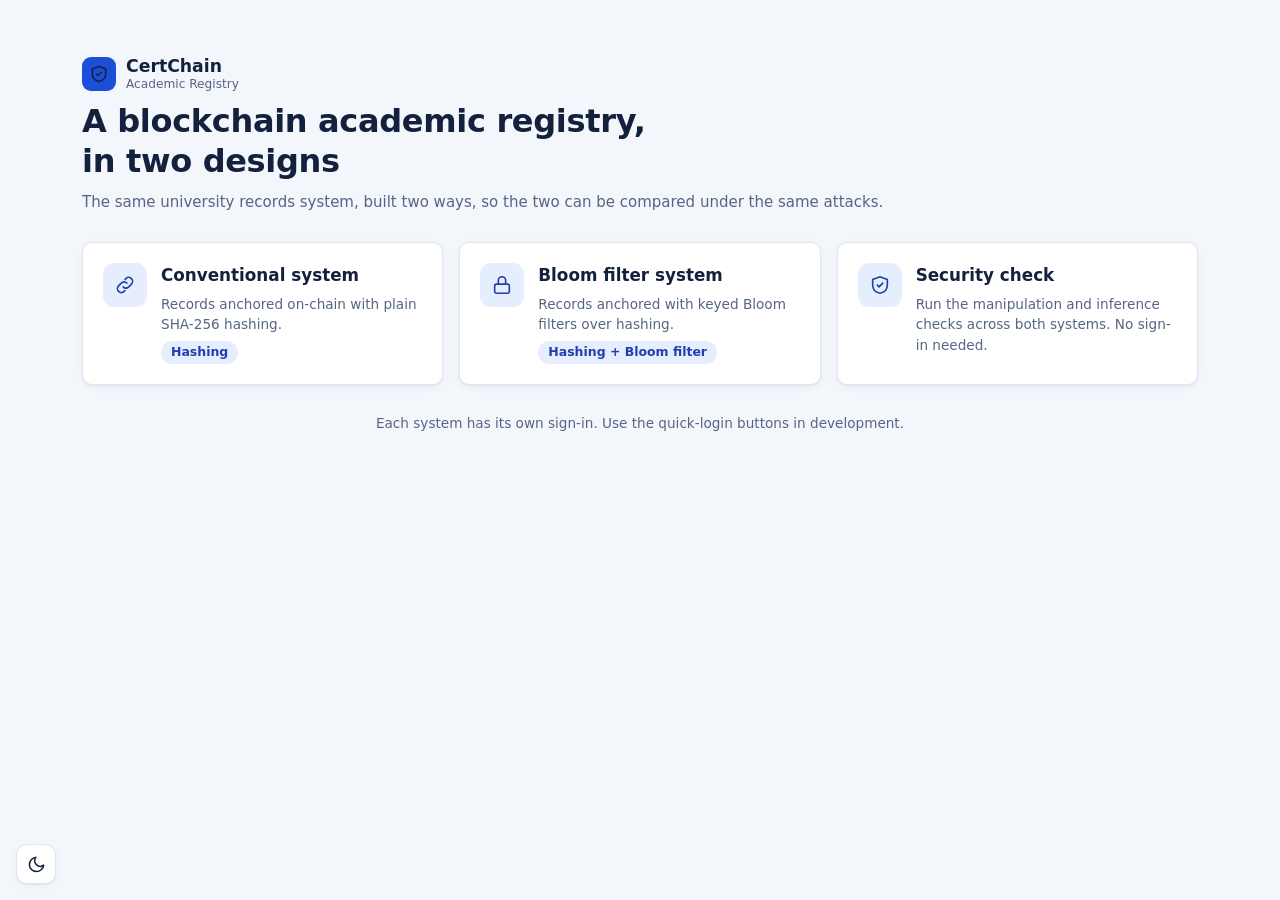
<file: static/index.html>
<!doctype html>
<html lang="en">
<head>
  <meta charset="utf-8">
  <meta name="viewport" content="width=device-width, initial-scale=1">
  <title>CertChain Academic Registry</title>
  <link rel="icon" href="data:,">
  <link rel="stylesheet" href="/static/style.css">
</head>
<body>
  <div id="app"></div>
  <dialog id="dialog"></dialog>
  <div id="toast" role="status" aria-live="polite" hidden></div>
  <button id="theme-toggle" type="button" aria-label="Switch between light and dark mode" title="Switch theme"></button>
  <script src="/static/app.js"></script>
</body>
</html>
</file>
<file: static/style.css>
:root {
  --bg: #f3f6fb; --surface: #ffffff; --surface-2: #f8fafd; --ink: #14213d; --muted: #566583; --line: #dfe6f1;
  --brand: #1d4ed8; --brand-hover: #1e40af; --brand-ink: #ffffff; --brand-soft: #e6eefe; --navy: #0b2559; --navy-2: #143475;
  --danger: #b42318; --danger-soft: #fdecea; --ok: #0f6b4f; --ok-soft: #dcf5ea; --warn: #8a4b08; --warn-soft: #fdf1d8;
  --sidebar: var(--navy); --sidebar-2: var(--navy-2); --sidebar-ink: #dbe6fb; --sidebar-muted: #a9bfe8; --sidebar-line: #27437f;
  --input-bg: #ffffff; --radius: 10px; --shadow: 0 1px 2px rgba(20, 33, 61, .06), 0 2px 8px rgba(20, 33, 61, .04);
  --mono: ui-monospace, "Cascadia Code", Consolas, monospace;
}
/* Dark theme: follows the system unless the page sets data-theme="light". */
@media (prefers-color-scheme: dark) {
  :root:not([data-theme="light"]) {
    --bg: #0b1220; --surface: #141d2e; --surface-2: #1b2639; --ink: #e7edf8; --muted: #93a3bf; --line: #28344c;
    --brand: #3b82f6; --brand-hover: #60a5fa; --brand-ink: #ffffff; --brand-soft: #1b2b4a; --navy: #0f1828; --navy-2: #1c2942;
    --danger: #f87171; --danger-soft: #3a1f1f; --ok: #34d399; --ok-soft: #123024; --warn: #fbbf24; --warn-soft: #342711;
    --sidebar: #0f1828; --sidebar-2: #1c2942; --sidebar-ink: #cdd9f0; --sidebar-muted: #8294b4; --sidebar-line: #27344d;
    --input-bg: #0f1828;
    --shadow: 0 1px 2px rgba(0, 0, 0, .4), 0 2px 10px rgba(0, 0, 0, .3);
  }
}
:root[data-theme="dark"] {
  --bg: #0b1220; --surface: #141d2e; --surface-2: #1b2639; --ink: #e7edf8; --muted: #93a3bf; --line: #28344c;
  --brand: #3b82f6; --brand-hover: #60a5fa; --brand-ink: #ffffff; --brand-soft: #1b2b4a; --navy: #0f1828; --navy-2: #1c2942;
  --danger: #f87171; --danger-soft: #3a1f1f; --ok: #34d399; --ok-soft: #123024; --warn: #fbbf24; --warn-soft: #342711;
  --sidebar: #0f1828; --sidebar-2: #1c2942; --sidebar-ink: #cdd9f0; --sidebar-muted: #8294b4; --sidebar-line: #27344d;
  --input-bg: #0f1828;
  --shadow: 0 1px 2px rgba(0, 0, 0, .4), 0 2px 10px rgba(0, 0, 0, .3);
}
* { box-sizing: border-box; }
[hidden] { display: none !important; }
html, body { margin: 0; }
body { background: var(--bg); color: var(--ink); font: 15px/1.5 "Segoe UI", system-ui, -apple-system, sans-serif; }
h1, h2, h3 { line-height: 1.25; margin: 0; letter-spacing: -.01em; }
h1 { font-size: 1.55rem; font-weight: 700; } h2 { font-size: 1.08rem; font-weight: 650; } h3 { font-size: 1rem; font-weight: 650; }
p { margin: 0; }
a { color: var(--brand); }
button, input, select, textarea { font: inherit; color: inherit; }
.muted { color: var(--muted); } .small { font-size: .85rem; } .mono { font-family: var(--mono); font-size: .85em; }
.stack { display: grid; gap: 16px; } .row { display: flex; gap: 10px; align-items: center; flex-wrap: wrap; }
.spread { justify-content: space-between; }
:focus-visible { outline: 2px solid var(--brand); outline-offset: 2px; }

/* Buttons and badges */
.btn { display: inline-block; background: var(--surface); border: 1px solid var(--line); border-radius: 8px; padding: 8px 14px; cursor: pointer; font-weight: 600; text-decoration: none; color: var(--ink); transition: background .12s, border-color .12s; }
.btn:hover { border-color: var(--brand); color: var(--brand); }
.btn.primary { background: var(--brand); border-color: var(--brand); color: var(--brand-ink); }
.btn.primary:hover { background: var(--brand-hover); border-color: var(--brand-hover); color: var(--brand-ink); }
.btn.danger { color: var(--danger); }
.btn.danger:hover { border-color: var(--danger); color: var(--danger); }
.btn.small { padding: 4px 10px; font-size: .84rem; }
.btn:disabled { opacity: .5; cursor: default; pointer-events: none; }
.badge { display: inline-block; border-radius: 99px; padding: 2px 10px; font-size: .78rem; font-weight: 600; background: var(--brand-soft); color: var(--brand-hover); white-space: nowrap; }
.badge.ok { background: var(--ok-soft); color: var(--ok); }
.badge.bad { background: var(--danger-soft); color: var(--danger); }
.badge.warn { background: var(--warn-soft); color: var(--warn); }

/* Expandable security-measures card (inference attacks) */
details.measures > summary { cursor: pointer; list-style: none; display: grid; gap: 8px; }
details.measures > summary::-webkit-details-marker { display: none; }
details.measures .measures-head { display: flex; align-items: center; justify-content: space-between; gap: 12px; flex-wrap: wrap; }
details.measures .measures-head strong::before { content: "▸"; display: inline-block; width: 1.1em; color: var(--muted); transition: transform .15s; }
details.measures[open] .measures-head strong::before { transform: rotate(90deg); }
details.measures > summary .row { gap: 6px; flex-wrap: wrap; align-items: center; }

/* Layout */
.shell { display: grid; grid-template-columns: 236px minmax(0, 1fr); min-height: 100vh; }
.sidebar { background: var(--sidebar); color: var(--sidebar-ink); padding: 20px 12px; display: flex; flex-direction: column; gap: 22px; position: sticky; top: 0; height: 100vh; overflow-y: auto; }
.brand { display: flex; gap: 10px; align-items: center; font-weight: 700; font-size: 1.08rem; color: #fff; padding: 0 8px; line-height: 1.2; }
.brand small { display: block; font-weight: 400; font-size: .76rem; color: #a9bfe8; }
.brand-mark { width: 34px; height: 34px; border-radius: 9px; background: var(--brand); display: grid; place-items: center; flex: none; }
.brand-mark svg { width: 20px; height: 20px; }
.icon { width: 18px; height: 18px; flex: none; fill: none; stroke: currentColor; stroke-width: 1.8; stroke-linecap: round; stroke-linejoin: round; }
.nav { display: grid; gap: 3px; }
.nav a { display: flex; align-items: center; gap: 11px; color: var(--sidebar-ink); text-decoration: none; padding: 9px 11px; border-radius: 8px; white-space: nowrap; font-weight: 500; }
.nav a .icon { color: var(--sidebar-muted); }
.nav a:hover { background: var(--sidebar-2); color: #fff; }
.nav a:hover .icon { color: #fff; }
.nav a.active { background: var(--brand); color: #fff; font-weight: 600; }
.nav a.active .icon { color: #fff; }

.avatar { width: 36px; height: 36px; border-radius: 10px; background: var(--brand); color: #fff; display: grid; place-items: center; font-weight: 700; font-size: 1rem; flex: none; text-transform: uppercase; }
.role-tag { font-size: .72rem; color: var(--muted); text-transform: capitalize; }

/* Top header bar with the account menu */
.content { display: flex; flex-direction: column; min-width: 0; min-height: 100vh; }
.topbar { position: sticky; top: 0; z-index: 10; display: flex; align-items: center; justify-content: space-between; gap: 16px; height: 60px; padding: 0 clamp(16px, 3vw, 44px); background: var(--surface); border-bottom: 1px solid var(--line); }
.crumb { font-weight: 650; font-size: 1.02rem; color: var(--ink); min-width: 0; overflow: hidden; text-overflow: ellipsis; white-space: nowrap; }
.topbar-right { display: flex; align-items: center; gap: 8px; flex: none; }
.icon-btn { width: 38px; height: 38px; border-radius: 10px; border: 1px solid var(--line); background: var(--surface); color: var(--ink); display: grid; place-items: center; cursor: pointer; flex: none; transition: border-color .12s, color .12s; }
.icon-btn:hover { border-color: var(--brand); color: var(--brand); }
.icon-btn svg { width: 19px; height: 19px; fill: none; stroke: currentColor; stroke-width: 1.9; stroke-linecap: round; stroke-linejoin: round; }
.usermenu { position: relative; flex: none; }
.usermenu-btn { display: flex; align-items: center; gap: 9px; background: none; border: 1px solid transparent; border-radius: 10px; padding: 5px 8px; cursor: pointer; color: var(--ink); }
.usermenu-btn:hover { background: var(--surface-2); border-color: var(--line); }
.avatar.sm { width: 30px; height: 30px; border-radius: 8px; font-size: .85rem; }
.um-meta { display: grid; gap: 0; text-align: left; line-height: 1.15; min-width: 0; }
.um-meta strong { font-size: .85rem; max-width: 160px; overflow: hidden; text-overflow: ellipsis; white-space: nowrap; }
.usermenu-btn > .icon { color: var(--muted); width: 16px; height: 16px; transition: transform .15s; }
.usermenu.open .usermenu-btn > .icon { transform: rotate(180deg); }
.menu { position: absolute; right: 0; top: calc(100% + 8px); min-width: 212px; background: var(--surface); border: 1px solid var(--line); border-radius: 12px; box-shadow: 0 10px 30px rgba(11, 37, 89, .18); padding: 6px; display: none; z-index: 20; }
.usermenu.open .menu { display: grid; gap: 2px; }
.menu-item { display: flex; align-items: center; gap: 11px; width: 100%; text-align: left; background: none; border: 0; color: var(--ink); padding: 9px 10px; border-radius: 8px; cursor: pointer; font: inherit; font-size: .88rem; text-decoration: none; }
.menu-item .icon { width: 17px; height: 17px; color: var(--muted); }
.menu-item:hover { background: var(--surface-2); color: var(--brand); }
.menu-item:hover .icon { color: var(--brand); }
.main { flex: 1; padding: 28px clamp(16px, 3vw, 44px) 56px; display: grid; gap: 18px; align-content: start; min-width: 0; max-width: 1600px; width: 100%; margin: 0 auto; transition: opacity .12s; }
.main.is-loading { opacity: .6; }
.back { font-size: .88rem; text-decoration: none; font-weight: 600; }
.back:hover { text-decoration: underline; }
.banner { display: flex; gap: 12px; align-items: center; justify-content: space-between; flex-wrap: wrap; background: var(--warn-soft); color: var(--warn); border-radius: var(--radius); padding: 10px 14px; }
.banner.bad { background: var(--danger-soft); color: var(--danger); }
.card { background: var(--surface); border: 1px solid var(--line); border-radius: var(--radius); padding: 18px 20px; min-width: 0; box-shadow: var(--shadow); }
.stats { display: grid; grid-template-columns: repeat(auto-fit, minmax(150px, 1fr)); gap: 12px; align-content: start; }
.stat { display: block; color: inherit; text-decoration: none; }
a.stat:hover { border-color: var(--brand); }
.stat strong { display: block; font-size: 1.7rem; line-height: 1.2; color: var(--brand-hover); font-variant-numeric: tabular-nums; }
.stat span { color: var(--muted); font-size: .85rem; }
.grid-2 { display: grid; grid-template-columns: repeat(auto-fit, minmax(280px, 1fr)); gap: 16px; }
.kv { display: grid; grid-template-columns: max-content 1fr; gap: 6px 18px; margin: 0; }
.kv dt { color: var(--muted); } .kv dd { margin: 0; overflow-wrap: anywhere; }

/* Tables */
.table-wrap { overflow-x: auto; }
table { width: 100%; border-collapse: collapse; }
th, td { text-align: left; padding: 10px 12px; border-bottom: 1px solid var(--line); vertical-align: middle; }
th { font-size: .75rem; color: var(--muted); background: var(--surface-2); font-weight: 650; text-transform: uppercase; letter-spacing: .04em; white-space: nowrap; }
tbody tr:hover { background: var(--surface-2); }
tbody tr:last-child td { border-bottom: 0; }
tbody tr.dirty, tbody tr.dirty:hover { background: var(--brand-soft); }
tbody tr.dirty .badge { background: #fff; }
td.num, th.num { text-align: right; font-variant-numeric: tabular-nums; }
td input[type=number] { width: 82px; padding: 5px 8px; border: 1px solid var(--line); border-radius: 6px; text-align: right; background: var(--input-bg); }
.empty { color: var(--muted); padding: 20px 0; text-align: center; }
.search { width: min(300px, 100%); padding: 8px 12px; border: 1px solid var(--line); border-radius: 8px; background: var(--input-bg); }
.pager { justify-content: flex-end; }

/* Forms */
label.field { display: grid; gap: 5px; font-weight: 600; font-size: .88rem; align-content: start; }
.field input, .field select, .field textarea { font-weight: 400; padding: 9px 11px; border: 1px solid var(--line); border-radius: 8px; background: var(--input-bg); width: 100%; }
.field textarea { min-height: 120px; resize: vertical; }
.field .small { font-weight: 400; }
.form-error { color: var(--danger); min-height: 1.3em; font-size: .88rem; }
.form-grid { display: grid; gap: 12px; }
.form-grid.two { grid-template-columns: repeat(2, minmax(0, 1fr)); }
dialog { border: 1px solid var(--line); border-radius: 14px; padding: 24px; width: min(480px, calc(100vw - 32px)); max-height: calc(100vh - 40px); color: var(--ink); background: var(--surface); box-shadow: 0 20px 50px rgba(11, 37, 89, .28); }
dialog.wide { width: min(680px, calc(100vw - 32px)); }
dialog::backdrop { background: rgba(11, 37, 89, .5); }
dialog form { display: grid; gap: 12px; }
.credentials { background: var(--brand-soft); border-radius: 8px; padding: 12px 14px; font-family: var(--mono); overflow-wrap: anywhere; }
.json { background: var(--navy); color: #e3ecfd; border-radius: 8px; padding: 14px; font-family: var(--mono); font-size: .82rem; margin: 0; overflow: auto; max-height: 50vh; white-space: pre-wrap; overflow-wrap: anywhere; }
#toast { position: fixed; right: 20px; bottom: 20px; background: var(--navy); color: #fff; padding: 11px 16px; border-radius: 10px; max-width: min(420px, calc(100vw - 40px)); z-index: 5; box-shadow: 0 8px 24px rgba(11, 37, 89, .3); }
#toast.error { background: var(--danger); }

/* Sign in and public pages */
.auth-split { min-height: 100vh; display: grid; grid-template-columns: minmax(0, 1fr) minmax(0, 1.1fr); }
.auth-side { background: var(--navy); color: #dbe6fb; padding: 48px; display: flex; flex-direction: column; justify-content: center; gap: 26px; }
.auth-side .brand { padding: 0; }
.auth-side h1 { color: #fff; font-size: 2.1rem; max-width: 15em; }
.auth-points { list-style: none; padding: 0; margin: 0; display: grid; gap: 12px; max-width: 28em; }
.auth-points li { display: flex; gap: 10px; align-items: flex-start; }
.auth-points .icon { color: #8fb3ff; margin-top: 3px; }
.auth { min-height: 100vh; display: grid; place-items: center; padding: 28px 16px; }
.auth-box { width: min(430px, 100%); display: grid; gap: 16px; }
.auth-box > .title { display: grid; gap: 2px; }
.quick { display: grid; gap: 8px; }
.quick button { display: flex; justify-content: space-between; gap: 10px; flex-wrap: wrap; width: 100%; text-align: left; font-weight: 600; }
.quick .mono { font-weight: 400; color: var(--muted); }
.dev-tag { background: var(--warn-soft); color: var(--warn); padding: 1px 8px; border-radius: 99px; font-size: .75rem; font-weight: 700; }
.back-btn { display: inline-flex; align-items: center; gap: 8px; width: max-content; }
.back-btn .icon { width: 17px; height: 17px; color: var(--muted); }
.back-btn:hover .icon { color: var(--brand); }
.auth-links { display: flex; gap: 10px; }
.auth-links .btn { flex: 1; display: inline-flex; align-items: center; justify-content: center; gap: 8px; }
.auth-links .btn .icon { width: 17px; height: 17px; color: var(--muted); }
.auth-links .btn:hover .icon { color: var(--brand); }

/* Landing page and security check */
.home { width: 100%; max-width: 1180px; margin: 0 auto; padding: clamp(28px, 5vw, 56px) clamp(16px, 4vw, 32px) 64px; display: grid; gap: 28px; align-content: start; min-height: 100vh; }
.home-head { display: grid; gap: 10px; }
.home-head .brand { padding: 0; color: var(--ink); }
.home-head .brand small { color: var(--muted); }
.home-head h1 { font-size: 2rem; max-width: 18em; }
.home-head .back { width: max-content; }
.home-grid { display: grid; gap: 16px; grid-template-columns: repeat(auto-fit, minmax(240px, 1fr)); }
.home-card { display: flex; gap: 14px; align-items: flex-start; background: var(--surface); border: 1px solid var(--line); border-radius: var(--radius); padding: 20px; text-decoration: none; color: var(--ink); box-shadow: var(--shadow); transition: border-color .12s, transform .12s; }
.home-card:hover { border-color: var(--brand); transform: translateY(-2px); }
.home-ic { width: 44px; height: 44px; border-radius: 11px; background: var(--brand-soft); color: var(--brand-hover); display: grid; place-items: center; flex: none; }
.home-ic .icon { width: 22px; height: 22px; }
.home-body { display: grid; gap: 6px; min-width: 0; justify-items: start; }
.home-body strong { font-size: 1.05rem; }
.home-foot { text-align: center; }
.home-link { color: #cfdcf6; font-size: .82rem; text-decoration: none; margin-top: 6px; }
.home-link:hover { color: #fff; text-decoration: underline; }
.security .home-grid.two { grid-template-columns: repeat(auto-fit, minmax(260px, 1fr)); }
.cap { text-transform: capitalize; }

/* Compact the security workbench so it fits without scrolling */
.home.security { padding-top: 22px; padding-bottom: 28px; gap: 16px; }
.security .home-head { gap: 5px; }
.security .home-head h1 { font-size: 1.6rem; }
.security .card { padding: 16px 18px; }
.security .panes { gap: 12px; }
.security .pane { padding: 12px; gap: 6px; }
.security .pick { padding: 8px 11px; }
.security .pick-body strong { font-size: .92rem; }

/* Security workbench: tabs, attack/defence panes, strategy pick-lists */
.seg { display: inline-flex; gap: 4px; background: var(--surface); border: 1px solid var(--line); border-radius: 10px; padding: 4px; width: max-content; box-shadow: var(--shadow); }
.seg-btn { display: inline-flex; align-items: center; gap: 8px; border: 0; background: none; color: var(--muted); padding: 8px 16px; border-radius: 7px; cursor: pointer; font-weight: 600; }
.seg-btn:hover { color: var(--ink); }
.seg-btn.active { background: var(--brand); color: #fff; }
.seg-btn.active .icon { color: #fff; }
.panes { display: grid; grid-template-columns: repeat(auto-fit, minmax(280px, 1fr)); gap: 16px; }
.pane { border: 1px solid var(--line); border-radius: var(--radius); padding: 14px; display: grid; gap: 8px; align-content: start; background: var(--surface-2); }
.pane.attack { border-top: 3px solid var(--danger); }
.pane.defense { border-top: 3px solid var(--ok); }
.pane-head { display: flex; align-items: center; justify-content: space-between; margin-bottom: 2px; }
.tag-red { background: var(--danger-soft); color: var(--danger); font-size: .72rem; font-weight: 700; padding: 2px 9px; border-radius: 99px; }
.tag-green { background: var(--ok-soft); color: var(--ok); font-size: .72rem; font-weight: 700; padding: 2px 9px; border-radius: 99px; }
.pick { display: flex; gap: 10px; align-items: flex-start; background: var(--surface); border: 1px solid var(--line); border-radius: 8px; padding: 10px 12px; cursor: pointer; transition: border-color .12s; }
.pick:hover { border-color: var(--brand); }
.pick input { margin-top: 3px; width: 16px; height: 16px; flex: none; accent-color: var(--brand); }
.pick-body { display: grid; gap: 1px; }
.pick-body strong { font-weight: 600; }
.pick-with-option {
  display: grid;
  gap: 8px;
}
.pick-main,
.pick-suboption {
  display: flex;
  gap: 10px;
  align-items: flex-start;
  cursor: pointer;
}
.pick-suboption {
  margin-left: 26px;
  padding-top: 8px;
  border-top: 1px solid var(--line);
}
.pick:not(.pick-with-option):has(> input:disabled),
.pick-with-option:has(.pick-main > input:disabled) {
  opacity: .4;
  cursor: not-allowed;
}
.pick:not(.pick-with-option):has(> input:disabled):hover,
.pick-with-option:has(.pick-main > input:disabled):hover {
  border-color: var(--line);
}
.sel-row { display: flex; gap: 12px; align-items: baseline; flex-wrap: wrap; }
.sel-row > .small { min-width: 64px; }

/* Certificate */
.certificate { background: #fff; border: 2px solid var(--brand); outline: 1px solid var(--brand); outline-offset: -8px; border-radius: 4px; padding: 44px 32px; text-align: center; display: grid; gap: 10px; justify-items: center; }
.certificate .holder { font-size: 1.9rem; font-family: Georgia, "Times New Roman", serif; color: var(--navy); }
.certificate h2 { font-size: 1.3rem; font-family: Georgia, "Times New Roman", serif; }
.certificate img { width: 130px; height: 130px; }
.hash { font-family: var(--mono); font-size: .78rem; white-space: nowrap; color: var(--muted); }
.nowrap { white-space: nowrap; }

@media (max-width: 860px) {
  .auth-split { grid-template-columns: minmax(0, 1fr); }
  .auth-side { padding: 24px 16px; gap: 10px; }
  .auth-side h1 { font-size: 1.4rem; }
  .auth-points { display: none; }
  .auth-split .auth { min-height: 0; }
  .shell { grid-template-columns: minmax(0, 1fr); min-height: 0; }
  .sidebar { padding: 12px 16px; gap: 10px; position: static; height: auto; }
  .nav { grid-auto-flow: column; grid-auto-columns: max-content; overflow-x: auto; padding-bottom: 2px; }
  .topbar { height: 54px; padding: 0 16px; }
  .um-meta { display: none; }
  .main { padding: 18px 16px 40px; }
  .form-grid.two { grid-template-columns: minmax(0, 1fr); }
}
@media (max-width: 480px) {
  .quick button { flex-direction: column; gap: 0; }
}
#theme-toggle { position: fixed; left: 16px; bottom: 16px; z-index: 30; width: 40px; height: 40px; border-radius: 11px; border: 1px solid var(--line); background: var(--surface); color: var(--ink); display: grid; place-items: center; cursor: pointer; box-shadow: var(--shadow); transition: border-color .12s, color .12s, transform .12s; }
#theme-toggle:hover { border-color: var(--brand); color: var(--brand); transform: translateY(-1px); }
.app-shell #theme-toggle { display: none; }
#theme-toggle svg { width: 19px; height: 19px; fill: none; stroke: currentColor; stroke-width: 1.9; stroke-linecap: round; stroke-linejoin: round; }

@media print {
  body { background: #fff; }
  .sidebar, .no-print, #toast, .banner, .back, .search, #theme-toggle { display: none !important; }
  .shell { display: block; }
  .main { padding: 0; }
  .card { border: 0; padding: 0; box-shadow: none; }
}
.measures-body { margin-top: 10px; }
details.measures[open] .expand-hint { display: none; }
.breakdown .attacker-col { min-width: 200px; }
.breakdown th { white-space: normal; min-width: 90px; }
</file>
